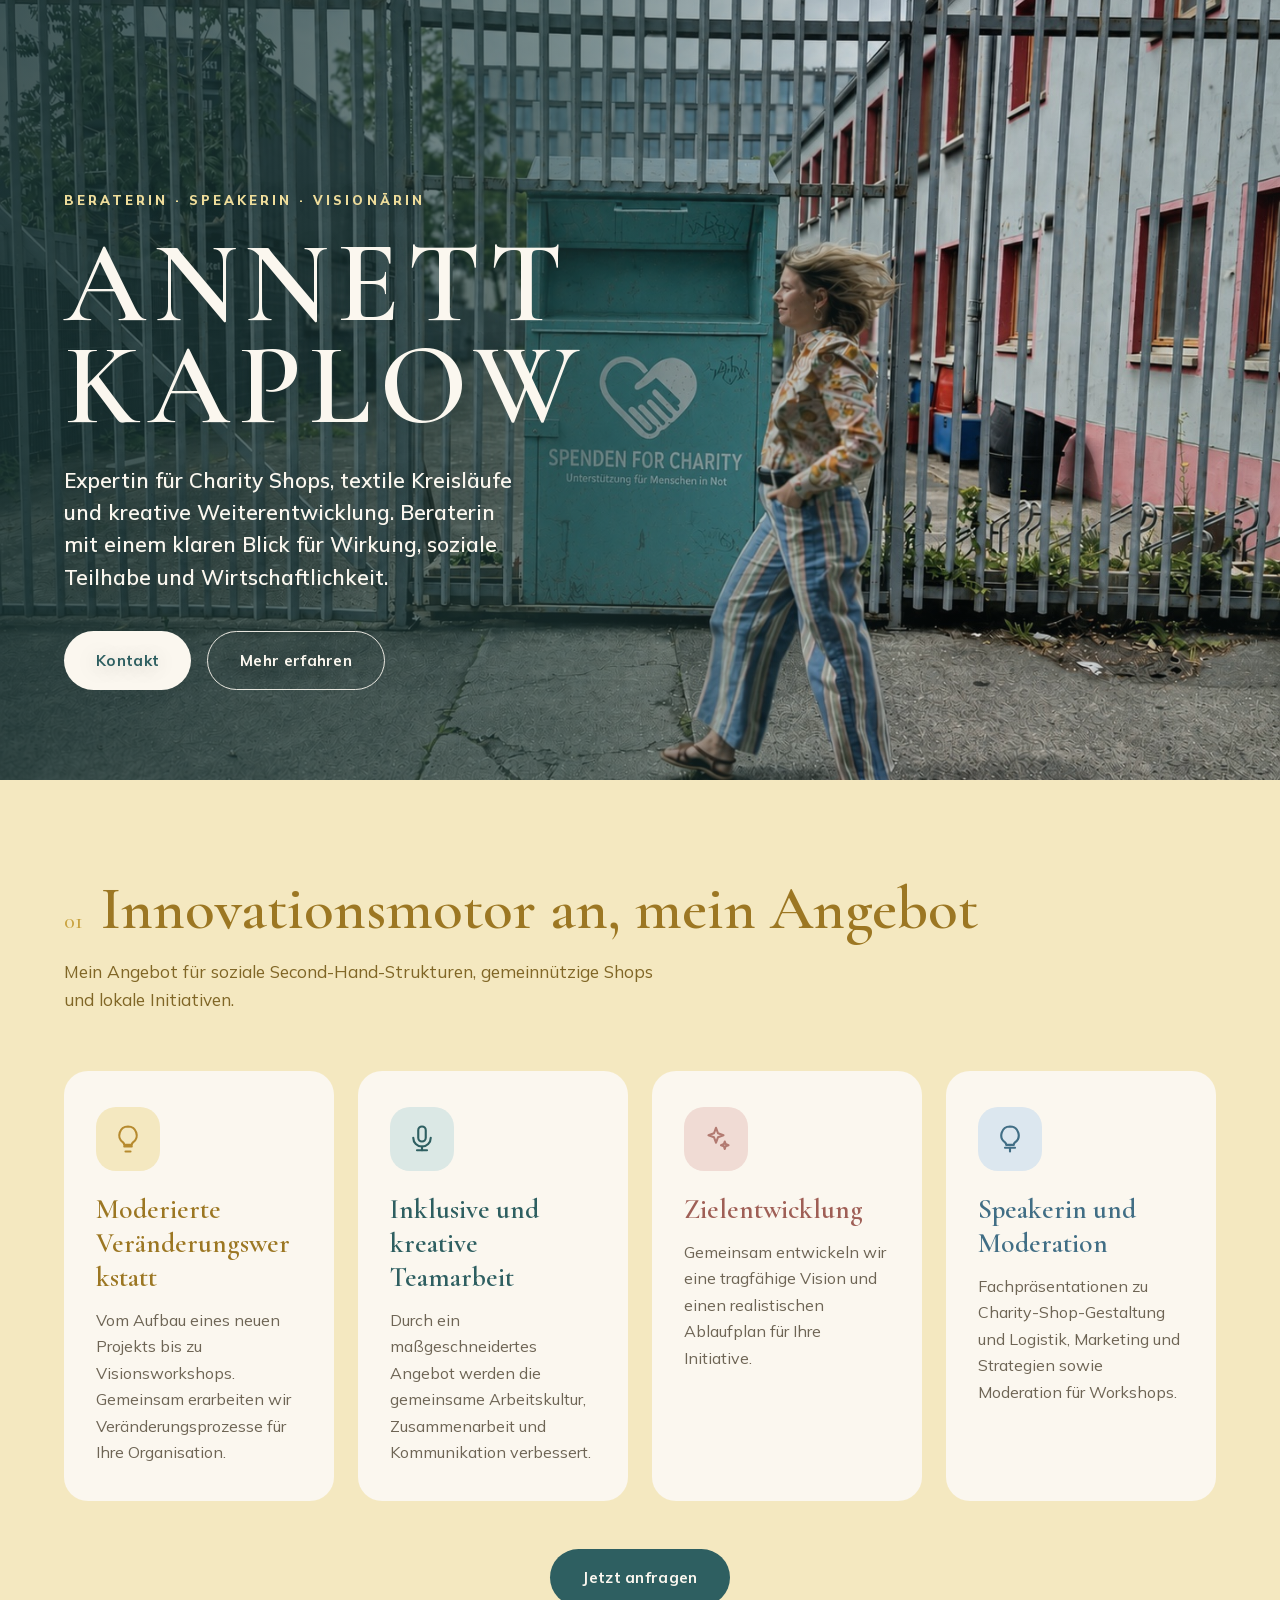
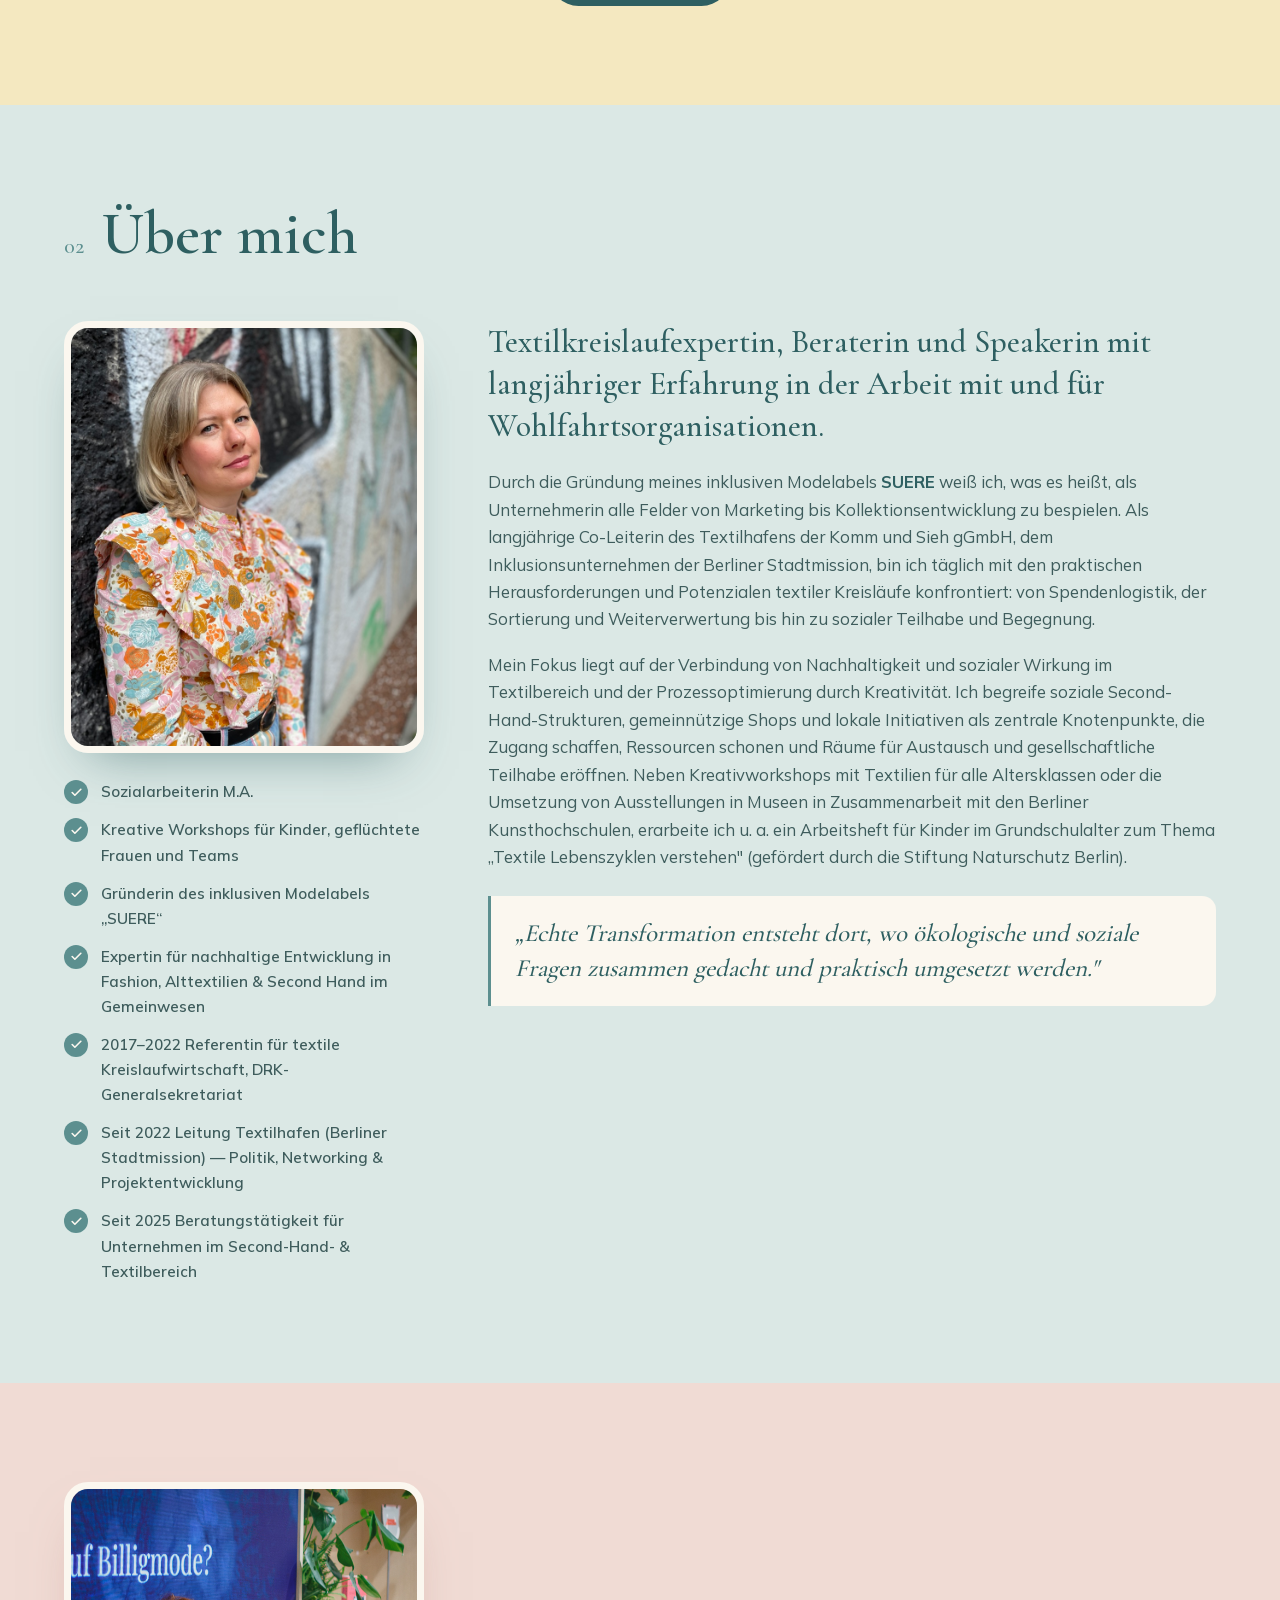
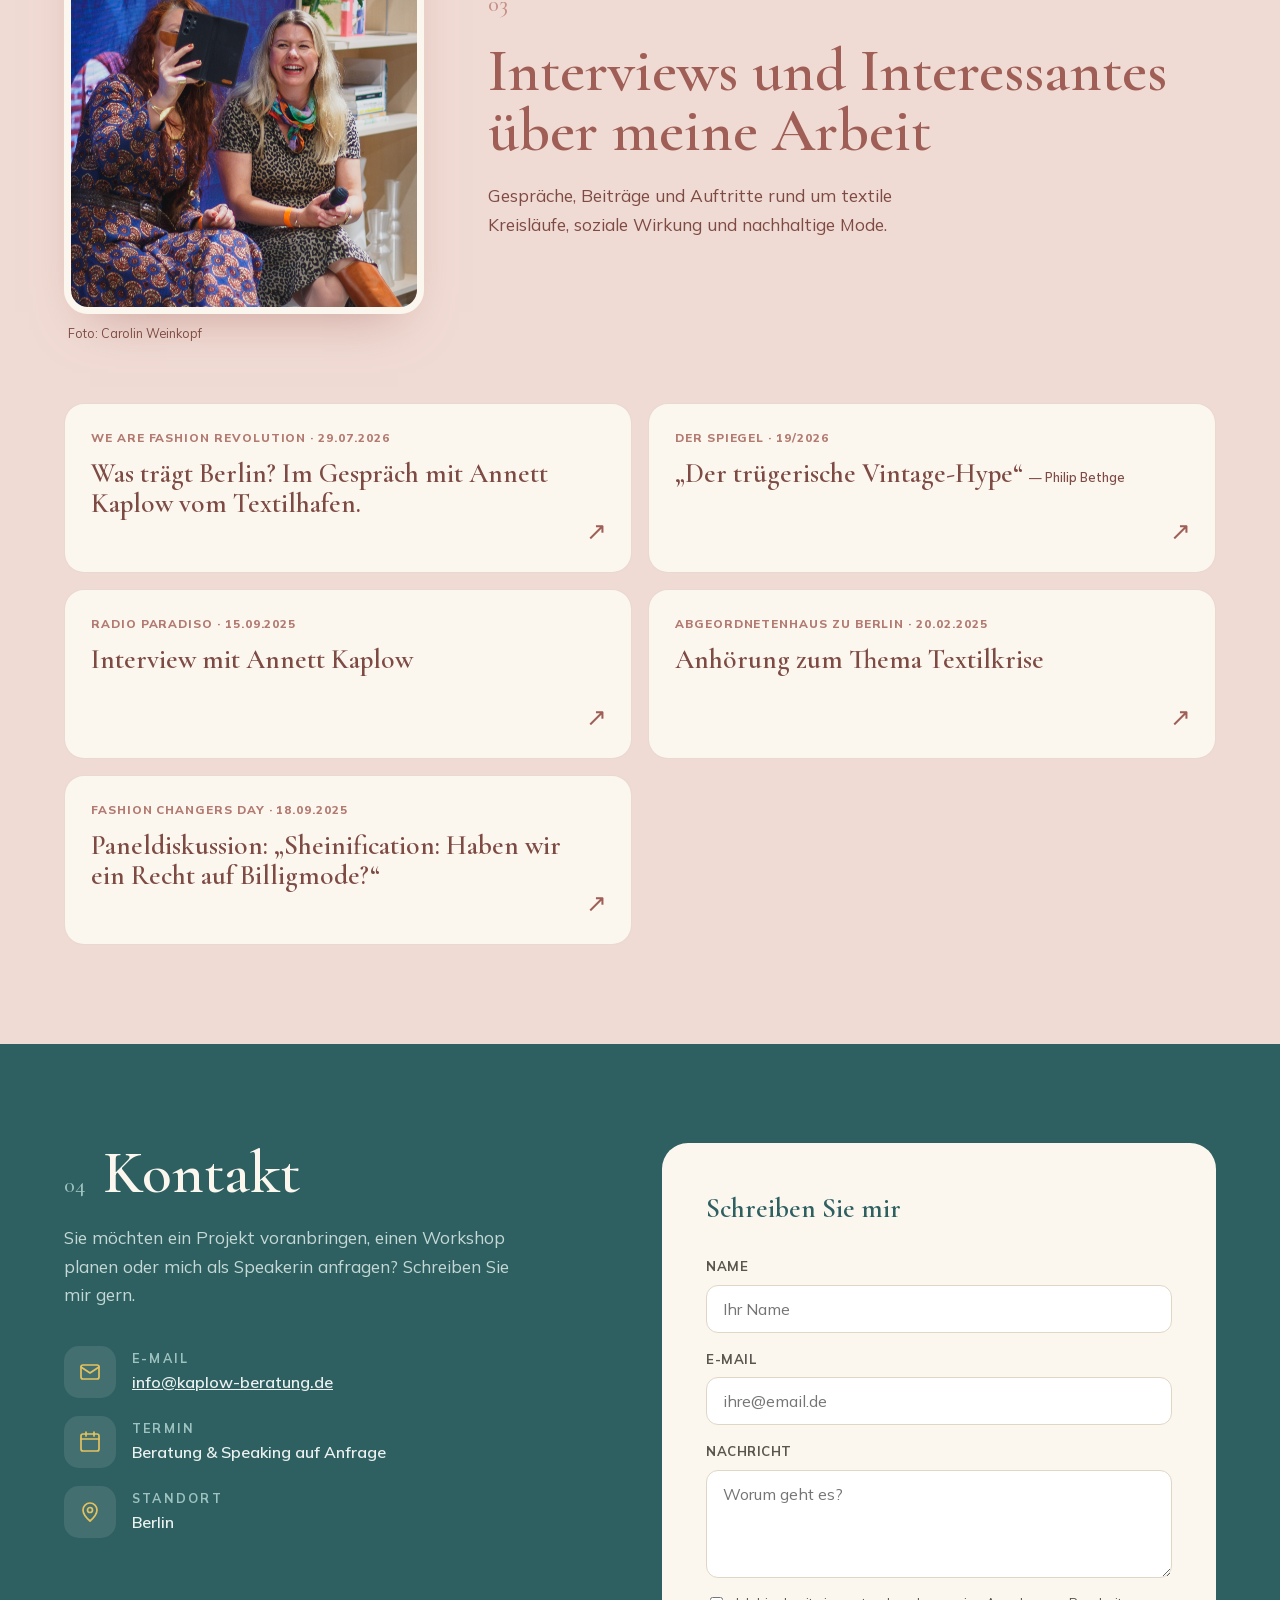
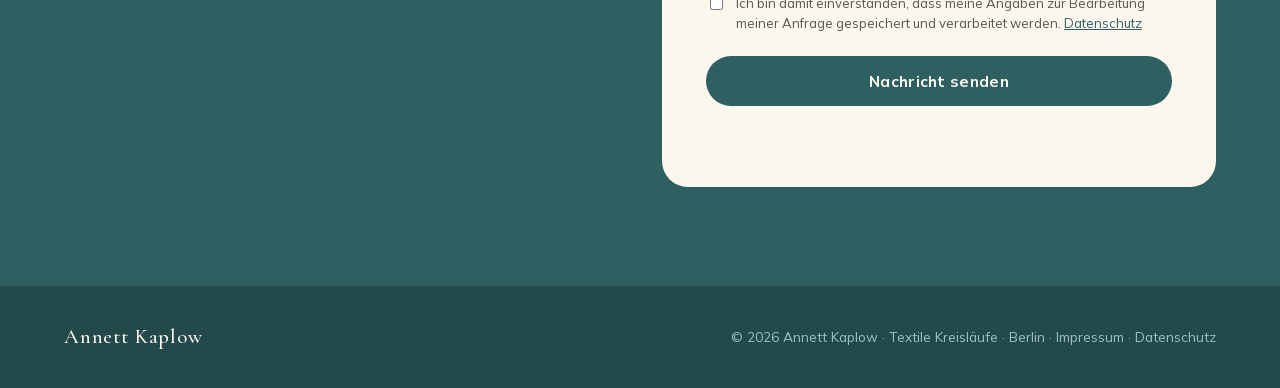
<file: index.html>
<!DOCTYPE html>
<html lang="de">
<head>
<meta charset="utf-8">
<meta name="viewport" content="width=device-width, initial-scale=1">
<title>Annett Kaplow – Charity-Shop-Beratung in Berlin</title>
<meta name="description" content="Annett Kaplow berät Charity Shops und soziale Second-Hand-Initiativen in Berlin: Workshops, Teamentwicklung und Expertise in textiler Kreislaufwirtschaft.">
<meta name="author" content="Annett Kaplow">
<meta name="robots" content="index, follow">
<meta name="theme-color" content="#2E5F61">
<link rel="canonical" href="https://kaplow-beratung.de/">
<meta property="og:type" content="website">
<meta property="og:locale" content="de_DE">
<meta property="og:site_name" content="Annett Kaplow">
<meta property="og:title" content="Annett Kaplow – Beraterin für textile Kreisläufe">
<meta property="og:description" content="Charity-Shop-Beratung, Workshops und Teamentwicklung für soziale Second-Hand-Strukturen und Initiativen in Berlin.">
<meta property="og:url" content="https://kaplow-beratung.de/">
<meta property="og:image" content="https://kaplow-beratung.de/assets/images/og-image.jpg">
<meta property="og:image:width" content="1200">
<meta property="og:image:height" content="630">
<meta property="og:image:alt" content="Annett Kaplow geht an einem Kleiderspenden-Container vorbei">
<meta name="twitter:card" content="summary_large_image">
<meta name="twitter:title" content="Annett Kaplow – Beraterin für textile Kreisläufe">
<meta name="twitter:description" content="Charity-Shop-Beratung, Workshops und Teamentwicklung für soziale Second-Hand-Strukturen und Initiativen in Berlin.">
<meta name="twitter:image" content="https://kaplow-beratung.de/assets/images/og-image.jpg">
<link rel="icon" href="favicon.ico" sizes="48x48">
<link rel="icon" href="favicon.svg" type="image/svg+xml">
<link rel="icon" href="favicon-96x96.png" type="image/png" sizes="96x96">
<link rel="apple-touch-icon" href="apple-touch-icon.png">
<link rel="manifest" href="site.webmanifest">
<link rel="preload" href="assets/fonts/mulish-latin.woff2" as="font" type="font/woff2" crossorigin>
<link rel="preload" href="assets/fonts/cormorant-garamond-latin.woff2" as="font" type="font/woff2" crossorigin>
<link rel="stylesheet" href="css/style.css">
<script type="application/ld+json">
{
  "@context": "https://schema.org",
  "@graph": [
    {
      "@type": "WebSite",
      "@id": "https://kaplow-beratung.de/#website",
      "url": "https://kaplow-beratung.de/",
      "name": "Annett Kaplow",
      "alternateName": ["Kaplow Beratung", "kaplow-beratung.de"],
      "inLanguage": "de-DE",
      "publisher": { "@id": "https://kaplow-beratung.de/#person" }
    },
    {
      "@type": "Person",
      "@id": "https://kaplow-beratung.de/#person",
      "name": "Annett Kaplow",
      "jobTitle": "Beraterin für textile Kreisläufe",
      "description": "Textilkreislaufexpertin, Beraterin und Speakerin mit langjähriger Erfahrung in der Arbeit mit und für Wohlfahrtsorganisationen.",
      "url": "https://kaplow-beratung.de/",
      "image": "https://kaplow-beratung.de/assets/images/annett-portrait-wand.jpg",
      "email": "mailto:info@kaplow-beratung.de",
      "address": {
        "@type": "PostalAddress",
        "addressLocality": "Berlin",
        "addressCountry": "DE"
      },
      "knowsAbout": [
        "Charity Shops",
        "Textile Kreislaufwirtschaft",
        "Second Hand",
        "Alttextilien",
        "Nachhaltige Mode",
        "Workshops",
        "Teamentwicklung"
      ],
      "sameAs": [
        "https://www.linkedin.com/in/annett-kaplow-62aa461b9"
      ]
    },
    {
      "@type": "ProfessionalService",
      "@id": "https://kaplow-beratung.de/#service",
      "name": "Annett Kaplow – Beratung für textile Kreisläufe",
      "url": "https://kaplow-beratung.de/",
      "image": "https://kaplow-beratung.de/assets/images/og-image.jpg",
      "email": "info@kaplow-beratung.de",
      "telephone": "+49 176 70470427",
      "address": {
        "@type": "PostalAddress",
        "streetAddress": "Jagowstr. 30",
        "postalCode": "10555",
        "addressLocality": "Berlin",
        "addressCountry": "DE"
      },
      "areaServed": [
        { "@type": "City", "name": "Berlin" },
        { "@type": "Country", "name": "Deutschland" }
      ],
      "founder": { "@id": "https://kaplow-beratung.de/#person" },
      "hasOfferCatalog": {
        "@type": "OfferCatalog",
        "name": "Angebot",
        "itemListElement": [
          { "@type": "Offer", "itemOffered": { "@type": "Service", "name": "Moderierte Veränderungswerkstatt", "description": "Vom Aufbau eines neuen Projekts bis zu Visionsworkshops: Veränderungsprozesse für Organisationen." } },
          { "@type": "Offer", "itemOffered": { "@type": "Service", "name": "Inklusive und kreative Teamarbeit", "description": "Maßgeschneiderte Angebote für Arbeitskultur, Zusammenarbeit und Kommunikation im Team." } },
          { "@type": "Offer", "itemOffered": { "@type": "Service", "name": "Zielentwicklung", "description": "Tragfähige Vision und realistischer Ablaufplan für Initiativen." } },
          { "@type": "Offer", "itemOffered": { "@type": "Service", "name": "Speakerin und Moderation", "description": "Fachpräsentationen zu Charity-Shop-Gestaltung, Logistik, Marketing und Strategien sowie Workshop-Moderation." } }
        ]
      }
    }
  ]
}
</script>
</head>
<body>

<div class="page">

  <nav class="nav">
    <a href="#top" class="nav-brand">Annett Kaplow</a>
    <button type="button" class="nav-toggle" aria-expanded="false" aria-controls="nav-links" aria-label="Menü öffnen">
      <span class="nav-toggle-bar"></span>
      <span class="nav-toggle-bar"></span>
      <span class="nav-toggle-bar"></span>
    </button>
    <div data-noscroll id="nav-links" class="nav-links">
      <a href="#hilfe" class="nav-link">Innovationsmotor an!</a>
      <a href="#ueber-mich" class="nav-link">Über mich</a>
      <a href="#interviews" class="nav-link">Interviews</a>
    </div>
    <a href="#kontakt" class="nav-cta">Kontakt</a>
  </nav>

  <span id="top"></span>

  <section class="hero">
    <img src="assets/images/annett-textilhafen.jpg" alt="Annett Kaplow geht an einem Kleiderspenden-Container vorbei" class="hero-image" width="1448" height="1086" fetchpriority="high">
    <div class="hero-shade"></div>
    <div class="hero-inner container">
      <div class="hero-text">
        <p class="hero-eyebrow">Beraterin · Speakerin · Visionärin</p>
        <h1 class="hero-title">Annett<br>Kaplow</h1>
        <p class="hero-lead">Expertin für Charity Shops, textile Kreisläufe und kreative Weiterentwicklung. Beraterin mit einem klaren Blick für Wirkung, soziale Teilhabe und Wirtschaftlichkeit.</p>
        <div class="hero-actions">
          <a href="#kontakt" class="btn-primary">Kontakt</a>
          <a href="#ueber-mich" class="btn-secondary">Mehr erfahren</a>
        </div>
      </div>
    </div>
  </section>

  <section id="hilfe" class="hilfe section-pad">
    <div class="container">
      <div class="section-head">
        <span class="section-num">01</span>
        <h2 class="section-title">Innovationsmotor an, mein Angebot</h2>
      </div>
      <p class="hilfe-lead">Mein Angebot für soziale Second-Hand-Strukturen, gemeinnützige Shops und lokale Initiativen.</p>
      <div class="hilfe-grid">
        <div class="hilfe-card">
          <span class="hilfe-icon hilfe-icon--gold">
            <svg width="30" height="30" viewBox="0 0 24 24" fill="none" stroke="currentColor" stroke-width="1.7" stroke-linecap="round" stroke-linejoin="round"><path d="M9 18h6"/><path d="M10 22h4"/><path d="M12 2a7 7 0 0 0-4 12.7c.6.5 1 1.2 1 2h6c0-.8.4-1.5 1-2A7 7 0 0 0 12 2Z"/></svg>
          </span>
          <h3 class="hilfe-card-title hilfe-card-title--gold">Moderierte Veränderungswerkstatt</h3>
          <p class="hilfe-card-text">Vom Aufbau eines neuen Projekts bis zu Visionsworkshops. Gemeinsam erarbeiten wir Veränderungsprozesse für Ihre Organisation.</p>
        </div>
        <div class="hilfe-card">
          <span class="hilfe-icon hilfe-icon--teal">
            <svg width="30" height="30" viewBox="0 0 24 24" fill="none" stroke="currentColor" stroke-width="1.7" stroke-linecap="round" stroke-linejoin="round"><rect x="9" y="2" width="6" height="12" rx="3"/><path d="M5 11a7 7 0 0 0 14 0"/><path d="M12 18v3"/><path d="M8 21h8"/></svg>
          </span>
          <h3 class="hilfe-card-title hilfe-card-title--teal">Inklusive und kreative Teamarbeit</h3>
          <p class="hilfe-card-text">Durch ein maßgeschneidertes Angebot werden die gemeinsame Arbeitskultur, Zusammenarbeit und Kommunikation verbessert.</p>
        </div>
        <div class="hilfe-card">
          <span class="hilfe-icon hilfe-icon--rose">
            <svg width="30" height="30" viewBox="0 0 24 24" fill="none" stroke="currentColor" stroke-width="1.7" stroke-linecap="round" stroke-linejoin="round"><path d="M12 3l1.6 4.4L18 9l-4.4 1.6L12 15l-1.6-4.4L6 9l4.4-1.6L12 3Z"/><path d="M19 14l.7 2L22 17l-2.3.8L19 20l-.7-2.2L16 17l2.3-1Z"/></svg>
          </span>
          <h3 class="hilfe-card-title hilfe-card-title--rose">Zielentwicklung</h3>
          <p class="hilfe-card-text">Gemeinsam entwickeln wir eine tragfähige Vision und einen realistischen Ablaufplan für Ihre Initiative.</p>
        </div>
        <div class="hilfe-card">
          <span class="hilfe-icon hilfe-icon--blue">
            <svg width="30" height="30" viewBox="0 0 24 24" fill="none" stroke="currentColor" stroke-width="1.7" stroke-linecap="round" stroke-linejoin="round"><path d="M12 2a7 7 0 0 0-4 12.7c.6.5 1 1.2 1 2h6c0-.8.4-1.5 1-2A7 7 0 0 0 12 2Z"/><path d="M12 22v-3"/><path d="M8 19h8"/></svg>
          </span>
          <h3 class="hilfe-card-title hilfe-card-title--blue">Speakerin und Moderation</h3>
          <p class="hilfe-card-text">Fachpräsentationen zu Charity-Shop-Gestaltung und Logistik, Marketing und Strategien sowie Moderation für Workshops.</p>
        </div>
      </div>
      <div class="hilfe-cta">
        <a href="#kontakt" class="btn-primary">Jetzt anfragen</a>
      </div>
    </div>
  </section>

  <section id="ueber-mich" class="about section-pad">
    <div class="container">
      <div class="section-head">
        <span class="section-num">02</span>
        <h2 class="section-title">Über mich</h2>
      </div>
      <div class="about-cols">
        <div class="about-media-col">
          <div class="about-photo">
            <img src="assets/images/annett-portrait-wand.jpg" alt="Porträt von Annett Kaplow, Beraterin für textile Kreisläufe" class="media-cover" width="810" height="1080" loading="lazy" decoding="async">
          </div>
          <ul class="cred-list">
            <li class="cred-item">
              <span class="cred-check">
                <svg width="13" height="13" viewBox="0 0 24 24" fill="none" stroke="currentColor" stroke-width="3" stroke-linecap="round" stroke-linejoin="round"><path d="M20 6 9 17l-5-5"/></svg>
              </span>
              <span>Sozialarbeiterin M.A.</span>
            </li>
            <li class="cred-item">
              <span class="cred-check">
                <svg width="13" height="13" viewBox="0 0 24 24" fill="none" stroke="currentColor" stroke-width="3" stroke-linecap="round" stroke-linejoin="round"><path d="M20 6 9 17l-5-5"/></svg>
              </span>
              <span>Kreative Workshops für Kinder, geflüchtete Frauen und Teams</span>
            </li>
            <li class="cred-item">
              <span class="cred-check">
                <svg width="13" height="13" viewBox="0 0 24 24" fill="none" stroke="currentColor" stroke-width="3" stroke-linecap="round" stroke-linejoin="round"><path d="M20 6 9 17l-5-5"/></svg>
              </span>
              <span>Gründerin des inklusiven Modelabels „SUERE“</span>
            </li>
            <li class="cred-item">
              <span class="cred-check">
                <svg width="13" height="13" viewBox="0 0 24 24" fill="none" stroke="currentColor" stroke-width="3" stroke-linecap="round" stroke-linejoin="round"><path d="M20 6 9 17l-5-5"/></svg>
              </span>
              <span>Expertin für nachhaltige Entwicklung in Fashion, Alttextilien &amp; Second Hand im Gemeinwesen</span>
            </li>
            <li class="cred-item">
              <span class="cred-check">
                <svg width="13" height="13" viewBox="0 0 24 24" fill="none" stroke="currentColor" stroke-width="3" stroke-linecap="round" stroke-linejoin="round"><path d="M20 6 9 17l-5-5"/></svg>
              </span>
              <span>2017–2022 Referentin für textile Kreislaufwirtschaft, DRK-Generalsekretariat</span>
            </li>
            <li class="cred-item">
              <span class="cred-check">
                <svg width="13" height="13" viewBox="0 0 24 24" fill="none" stroke="currentColor" stroke-width="3" stroke-linecap="round" stroke-linejoin="round"><path d="M20 6 9 17l-5-5"/></svg>
              </span>
              <span>Seit 2022 Leitung Textilhafen (Berliner Stadtmission) — Politik, Networking &amp; Projektentwicklung</span>
            </li>
            <li class="cred-item">
              <span class="cred-check">
                <svg width="13" height="13" viewBox="0 0 24 24" fill="none" stroke="currentColor" stroke-width="3" stroke-linecap="round" stroke-linejoin="round"><path d="M20 6 9 17l-5-5"/></svg>
              </span>
              <span>Seit 2025 Beratungstätigkeit für Unternehmen im Second-Hand- &amp; Textilbereich</span>
            </li>
          </ul>
        </div>
        <div class="about-text">
          <p class="about-lead">Textilkreislaufexpertin, Beraterin und Speakerin mit langjähriger Erfahrung in der Arbeit mit und für Wohlfahrtsorganisationen.</p>
          <p class="about-body">Durch die Gründung meines inklusiven Modelabels <strong class="accent-teal">SUERE</strong> weiß ich, was es heißt, als Unternehmerin alle Felder von Marketing bis Kollektionsentwicklung zu bespielen. Als langjährige Co-Leiterin des Textilhafens der Komm und Sieh gGmbH, dem Inklusionsunternehmen der
          Berliner Stadtmission, bin ich täglich mit den praktischen Herausforderungen und Potenzialen textiler Kreisläufe konfrontiert: von Spendenlogistik, der Sortierung und Weiterverwertung bis hin zu sozialer Teilhabe und Begegnung.</p>
          <p class="about-body">Mein Fokus liegt auf der Verbindung von Nachhaltigkeit und sozialer Wirkung im Textilbereich und der Prozessoptimierung durch Kreativität.
          Ich begreife soziale Second-Hand-Strukturen, gemeinnützige Shops und lokale Initiativen als zentrale Knotenpunkte, die Zugang schaffen, Ressourcen schonen und Räume für Austausch und gesellschaftliche
          Teilhabe eröffnen. Neben Kreativworkshops mit Textilien für alle Altersklassen oder die Umsetzung von Ausstellungen in Museen in Zusammenarbeit mit den Berliner Kunsthochschulen, erarbeite ich u. a. ein Arbeitsheft für Kinder im Grundschulalter zum Thema „Textile
          Lebenszyklen verstehen" (gefördert durch die Stiftung Naturschutz Berlin).</p>
          <p class="about-quote">„Echte Transformation entsteht dort, wo ökologische und soziale Fragen zusammen gedacht und praktisch umgesetzt werden."</p>
        </div>
      </div>
    </div>
  </section>

  <section id="interviews" class="press section-pad">
    <div class="container">
      <div class="press-intro">
        <figure class="press-media">
          <div class="press-photo">
            <img src="assets/images/carolin-weinkopf.jpg" alt="Annett Kaplow im Porträt, fotografiert von Carolin Weinkopf" class="media-cover" width="1333" height="2000" loading="lazy" decoding="async">
          </div>
          <figcaption>Foto: Carolin Weinkopf</figcaption>
        </figure>
        <div class="press-text">
          <div class="section-head">
            <span class="section-num">03</span>
            <h2 class="section-title">Interviews und Interessantes über meine Arbeit</h2>
          </div>
          <p>Gespräche, Beiträge und Auftritte rund um textile Kreisläufe, soziale Wirkung und nachhaltige Mode.</p>
        </div>
      </div>
      <div class="press-list">
        <a class="press-item" href="https://open.spotify.com/episode/0kqSqhxwmVYQsgUyRpfuPM" target="_blank" rel="noopener noreferrer">
          <span class="press-source">WE ARE FASHION REVOLUTION · 29.07.2026</span>
          <span class="press-title">Was trägt Berlin? Im Gespräch mit Annett Kaplow vom Textilhafen.</span>
          <span class="press-arrow" aria-hidden="true">↗</span>
        </a>
        <a class="press-item" href="https://www.spiegel.de/wirtschaft/fast-fashion-warum-der-vintage-hype-nicht-so-nachhaltig-ist-wie-er-scheint-a-82e76044-fa90-40f5-8842-79b773d09da3" target="_blank" rel="noopener noreferrer">
          <span class="press-source">DER SPIEGEL · 19/2026</span>
          <span class="press-title">„Der trügerische Vintage-Hype“ <small>— Philip Bethge</small></span>
          <span class="press-arrow" aria-hidden="true">↗</span>
        </a>
        <a class="press-item" href="https://www.paradiso.de/g/radioparadisospezial/Textilhafen-der-Berliner-Stadtmission-1LrUzY8MK6g9pSLyLh6ZBP" target="_blank" rel="noopener noreferrer">
          <span class="press-source">Radio Paradiso · 15.09.2025</span>
          <span class="press-title">Interview mit Annett Kaplow</span>
          <span class="press-arrow" aria-hidden="true">↗</span>
        </a>
        <a class="press-item" href="https://www.linkedin.com/posts/annett-kaplow-62aa461b9_was-f%C3%BCr-ein-gesch%C3%A4ftiger-tag-am-morgen-activity-7298379750736031744-uShu/?originalSubdomain=de" target="_blank" rel="noopener noreferrer">
          <span class="press-source">Abgeordnetenhaus zu Berlin · 20.02.2025</span>
          <span class="press-title">Anhörung zum Thema Textilkrise</span>
          <span class="press-arrow" aria-hidden="true">↗</span>
        </a>
        <a class="press-item" href="https://fashionchangers.de/fair-fashion-konferenz/" target="_blank" rel="noopener noreferrer">
          <span class="press-source">Fashion Changers Day · 18.09.2025</span>
          <span class="press-title">Paneldiskussion: „Sheinification: Haben wir ein Recht auf Billigmode?“</span>
          <span class="press-arrow" aria-hidden="true">↗</span>
        </a>
      </div>
    </div>
  </section>

  <section id="kontakt" class="kontakt section-pad">
    <div class="container kontakt-inner">
      <div class="kontakt-info">
        <div class="section-head">
          <span class="section-num">04</span>
          <h2 class="section-title">Kontakt</h2>
        </div>
        <p class="kontakt-lead">Sie möchten ein Projekt voranbringen, einen Workshop planen oder mich als Speakerin anfragen? Schreiben Sie mir gern.</p>
        <ul class="kontakt-list">
          <li class="kontakt-item">
            <span class="kontakt-icon">
              <svg width="24" height="24" viewBox="0 0 24 24" fill="none" stroke="currentColor" stroke-width="1.7" stroke-linecap="round" stroke-linejoin="round"><rect x="3" y="5" width="18" height="14" rx="2"/><path d="m3 7 9 6 9-6"/></svg>
            </span>
            <div><div class="kontakt-label">E-Mail</div><div class="kontakt-value"><a href="mailto:info@kaplow-beratung.de">info@kaplow-beratung.de</a></div></div>
          </li>
          <li class="kontakt-item">
            <span class="kontakt-icon">
              <svg width="24" height="24" viewBox="0 0 24 24" fill="none" stroke="currentColor" stroke-width="1.7" stroke-linecap="round" stroke-linejoin="round"><rect x="3" y="4" width="18" height="17" rx="2"/><path d="M3 9h18"/><path d="M8 2v4"/><path d="M16 2v4"/></svg>
            </span>
            <div><div class="kontakt-label">Termin</div><div class="kontakt-value">Beratung &amp; Speaking auf Anfrage</div></div>
          </li>
          <li class="kontakt-item">
            <span class="kontakt-icon">
              <svg width="24" height="24" viewBox="0 0 24 24" fill="none" stroke="currentColor" stroke-width="1.7" stroke-linecap="round" stroke-linejoin="round"><path d="M12 21s7-6 7-11a7 7 0 0 0-14 0c0 5 7 11 7 11Z"/><circle cx="12" cy="10" r="2.5"/></svg>
            </span>
            <div><div class="kontakt-label">Standort</div><div class="kontakt-value">Berlin</div></div>
          </li>
        </ul>
      </div>
      <div class="kontakt-form-card">
        <h3 class="kontakt-form-title">Schreiben Sie mir</h3>
        <form class="kontakt-form" action="https://api.web3forms.com/submit" method="POST">
          <input type="hidden" name="access_key" value="ef4cb625-c949-4909-b12c-053f63d66d0f">
          <input type="hidden" name="subject" value="Neue Nachricht über das Kontaktformular">
          <input type="hidden" name="from_name" value="Website Kontaktformular">
          <input type="checkbox" name="botcheck" class="form-honeypot" tabindex="-1" autocomplete="off">

          <label class="form-label">Name
            <input type="text" name="name" placeholder="Ihr Name" class="form-input" required>
          </label>
          <label class="form-label">E-Mail
            <input type="email" name="email" placeholder="ihre@email.de" class="form-input" required>
          </label>
          <label class="form-label">Nachricht
            <textarea name="message" rows="4" placeholder="Worum geht es?" class="form-textarea" required></textarea>
          </label>
          <label class="form-consent">
            <input type="checkbox" name="consent" required>
            <span>Ich bin damit einverstanden, dass meine Angaben zur Bearbeitung meiner Anfrage gespeichert und verarbeitet werden. <a href="datenschutz.html">Datenschutz</a></span>
          </label>
          <button type="submit" class="form-submit">Nachricht senden</button>
          <p class="form-status" role="status" aria-live="polite"></p>
        </form>
      </div>
    </div>
  </section>

  <footer class="footer">
    <span class="footer-brand">Annett Kaplow</span>
    <span class="footer-copy">© 2026 Annett Kaplow · Textile Kreisläufe · Berlin · <a href="impressum.html">Impressum</a> · <a href="datenschutz.html">Datenschutz</a></span>
  </footer>

</div>

<script src="js/script.js"></script>
</body>
</html>
</file>
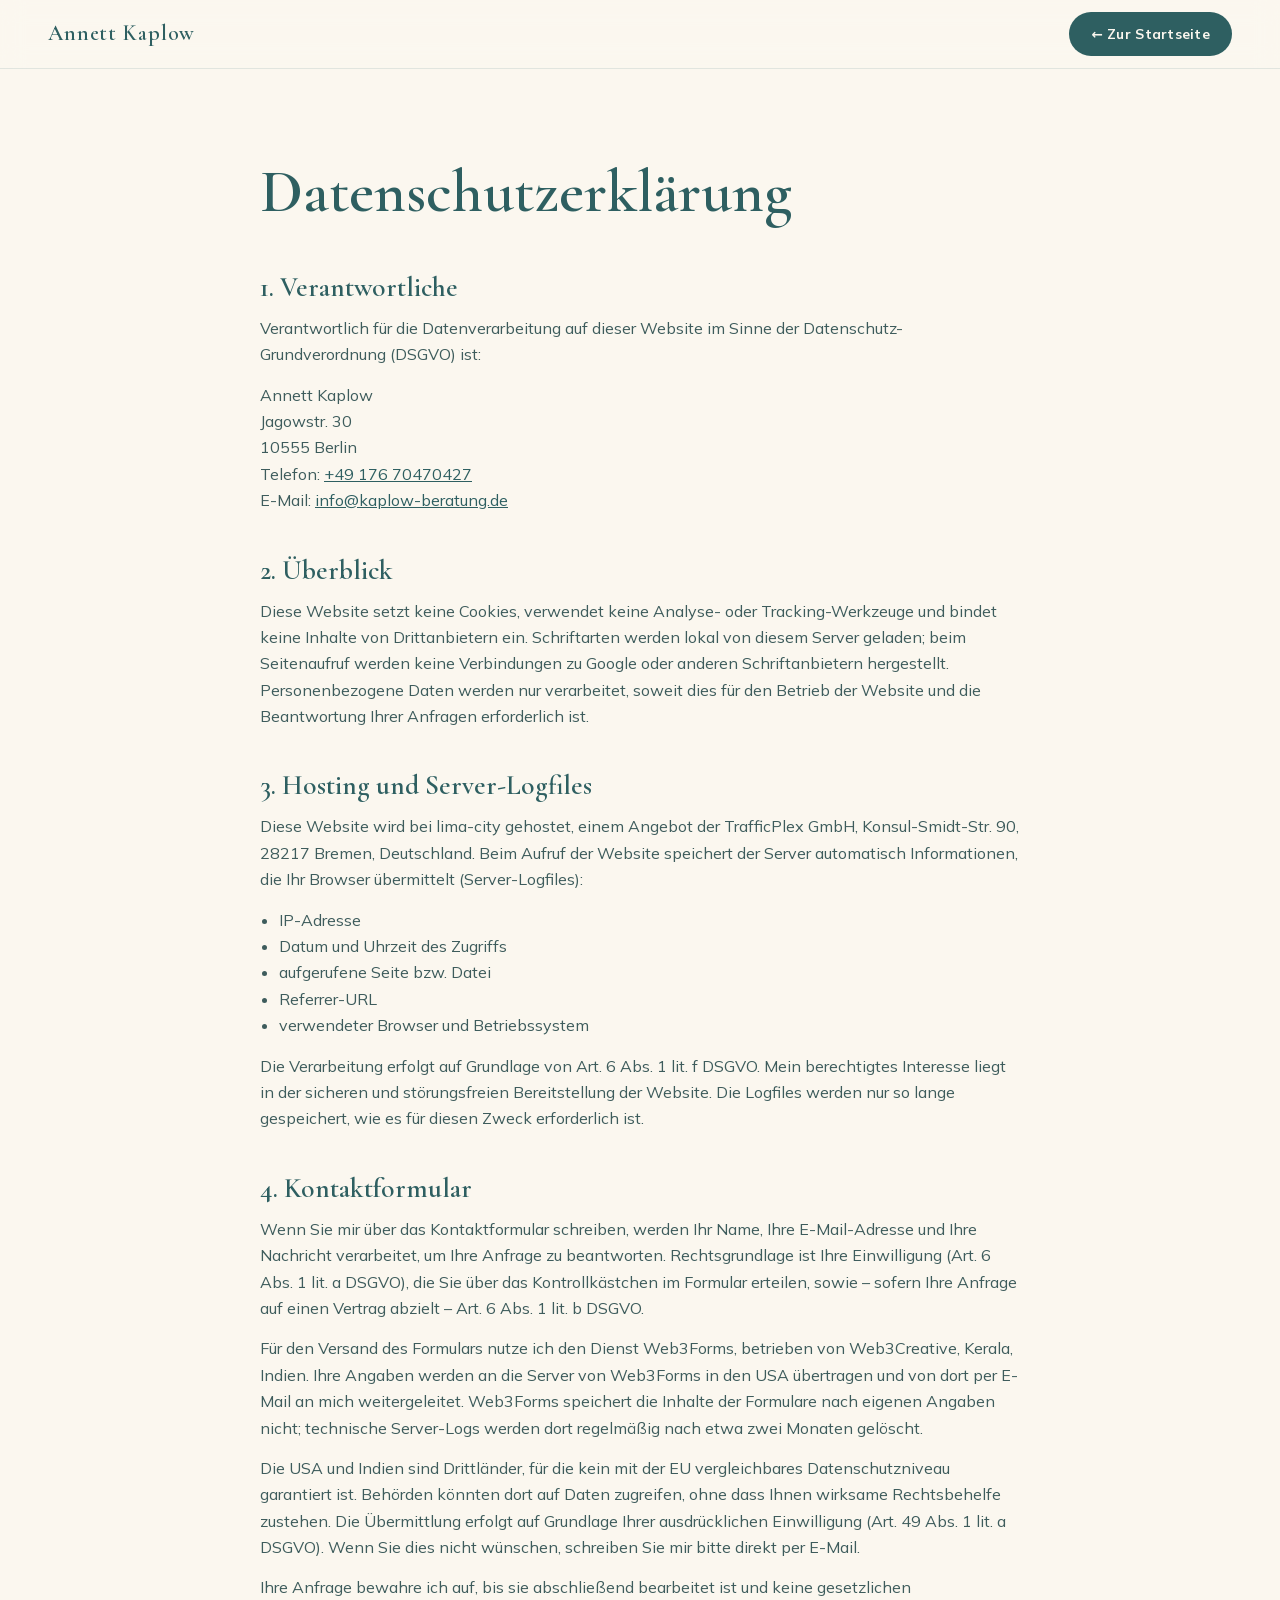
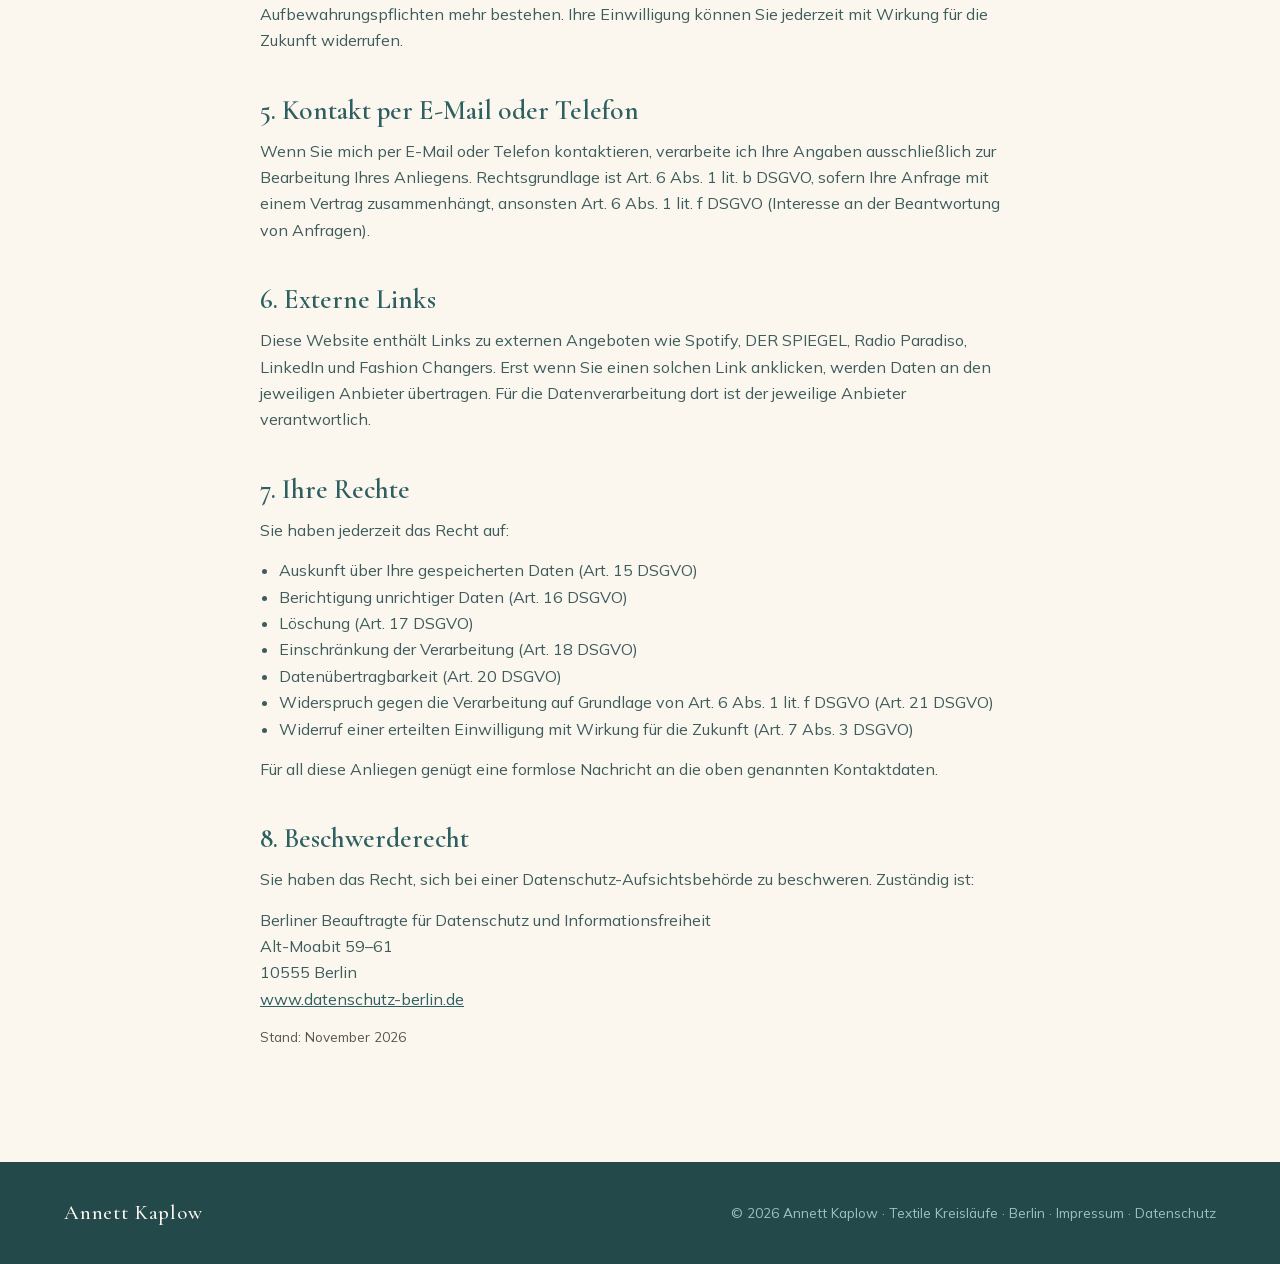
<file: datenschutz.html>
<!DOCTYPE html>
<html lang="de">
<head>
<meta charset="utf-8">
<meta name="viewport" content="width=device-width, initial-scale=1">
<title>Datenschutzerklärung – Annett Kaplow</title>
<meta name="description" content="Datenschutzerklärung der Website von Annett Kaplow: welche Daten beim Besuch und bei Kontaktanfragen verarbeitet werden.">
<meta name="robots" content="index, follow">
<meta name="theme-color" content="#2E5F61">
<link rel="canonical" href="https://kaplow-beratung.de/datenschutz.html">
<link rel="icon" href="favicon.ico" sizes="48x48">
<link rel="icon" href="favicon.svg" type="image/svg+xml">
<link rel="icon" href="favicon-96x96.png" type="image/png" sizes="96x96">
<link rel="apple-touch-icon" href="apple-touch-icon.png">
<link rel="manifest" href="site.webmanifest">
<link rel="stylesheet" href="css/style.css">
</head>
<body>

<div class="page">

  <nav class="nav nav--visible nav--static">
    <a href="index.html" class="nav-brand">Annett Kaplow</a>
    <a href="index.html" class="nav-cta">← Zur Startseite</a>
  </nav>

  <main class="legal">
    <div class="legal-inner">
      <h1 class="section-title legal-title">Datenschutz&shy;erklärung</h1>

      <h2>1. Verantwortliche</h2>
      <p>Verantwortlich für die Datenverarbeitung auf dieser Website im Sinne der Datenschutz-Grundverordnung (DSGVO) ist:</p>
      <address>
        Annett Kaplow<br>
        Jagowstr. 30<br>
        10555 Berlin<br>
        Telefon: <a href="tel:+4917670470427">+49 176 70470427</a><br>
        E-Mail: <a href="mailto:info@kaplow-beratung.de">info@kaplow-beratung.de</a>
      </address>

      <h2>2. Überblick</h2>
      <p>Diese Website setzt keine Cookies, verwendet keine Analyse- oder Tracking-Werkzeuge und bindet keine Inhalte von Drittanbietern ein. Schriftarten werden lokal von diesem Server geladen; beim Seitenaufruf werden keine Verbindungen zu Google oder anderen Schriftanbietern hergestellt. Personenbezogene Daten werden nur verarbeitet, soweit dies für den Betrieb der Website und die Beantwortung Ihrer Anfragen erforderlich ist.</p>

      <h2>3. Hosting und Server-Logfiles</h2>
      <p>Diese Website wird bei lima-city gehostet, einem Angebot der TrafficPlex GmbH, Konsul-Smidt-Str. 90, 28217 Bremen, Deutschland. Beim Aufruf der Website speichert der Server automatisch Informationen, die Ihr Browser übermittelt (Server-Logfiles):</p>
      <ul>
        <li>IP-Adresse</li>
        <li>Datum und Uhrzeit des Zugriffs</li>
        <li>aufgerufene Seite bzw. Datei</li>
        <li>Referrer-URL</li>
        <li>verwendeter Browser und Betriebssystem</li>
      </ul>
      <p>Die Verarbeitung erfolgt auf Grundlage von Art. 6 Abs. 1 lit. f DSGVO. Mein berechtigtes Interesse liegt in der sicheren und störungsfreien Bereitstellung der Website. Die Logfiles werden nur so lange gespeichert, wie es für diesen Zweck erforderlich ist.</p>

      <h2>4. Kontaktformular</h2>
      <p>Wenn Sie mir über das Kontaktformular schreiben, werden Ihr Name, Ihre E-Mail-Adresse und Ihre Nachricht verarbeitet, um Ihre Anfrage zu beantworten. Rechtsgrundlage ist Ihre Einwilligung (Art. 6 Abs. 1 lit. a DSGVO), die Sie über das Kontrollkästchen im Formular erteilen, sowie – sofern Ihre Anfrage auf einen Vertrag abzielt – Art. 6 Abs. 1 lit. b DSGVO.</p>
      <p>Für den Versand des Formulars nutze ich den Dienst Web3Forms, betrieben von Web3Creative, Kerala, Indien. Ihre Angaben werden an die Server von Web3Forms in den USA übertragen und von dort per E-Mail an mich weitergeleitet. Web3Forms speichert die Inhalte der Formulare nach eigenen Angaben nicht; technische Server-Logs werden dort regelmäßig nach etwa zwei Monaten gelöscht.</p>
      <p>Die USA und Indien sind Drittländer, für die kein mit der EU vergleichbares Datenschutzniveau garantiert ist. Behörden könnten dort auf Daten zugreifen, ohne dass Ihnen wirksame Rechtsbehelfe zustehen. Die Übermittlung erfolgt auf Grundlage Ihrer ausdrücklichen Einwilligung (Art. 49 Abs. 1 lit. a DSGVO). Wenn Sie dies nicht wünschen, schreiben Sie mir bitte direkt per E-Mail.</p>
      <p>Ihre Anfrage bewahre ich auf, bis sie abschließend bearbeitet ist und keine gesetzlichen Aufbewahrungspflichten mehr bestehen. Ihre Einwilligung können Sie jederzeit mit Wirkung für die Zukunft widerrufen.</p>

      <h2>5. Kontakt per E-Mail oder Telefon</h2>
      <p>Wenn Sie mich per E-Mail oder Telefon kontaktieren, verarbeite ich Ihre Angaben ausschließlich zur Bearbeitung Ihres Anliegens. Rechtsgrundlage ist Art. 6 Abs. 1 lit. b DSGVO, sofern Ihre Anfrage mit einem Vertrag zusammenhängt, ansonsten Art. 6 Abs. 1 lit. f DSGVO (Interesse an der Beantwortung von Anfragen).</p>

      <h2>6. Externe Links</h2>
      <p>Diese Website enthält Links zu externen Angeboten wie Spotify, DER SPIEGEL, Radio Paradiso, LinkedIn und Fashion Changers. Erst wenn Sie einen solchen Link anklicken, werden Daten an den jeweiligen Anbieter übertragen. Für die Datenverarbeitung dort ist der jeweilige Anbieter verantwortlich.</p>

      <h2>7. Ihre Rechte</h2>
      <p>Sie haben jederzeit das Recht auf:</p>
      <ul>
        <li>Auskunft über Ihre gespeicherten Daten (Art. 15 DSGVO)</li>
        <li>Berichtigung unrichtiger Daten (Art. 16 DSGVO)</li>
        <li>Löschung (Art. 17 DSGVO)</li>
        <li>Einschränkung der Verarbeitung (Art. 18 DSGVO)</li>
        <li>Datenübertragbarkeit (Art. 20 DSGVO)</li>
        <li>Widerspruch gegen die Verarbeitung auf Grundlage von Art. 6 Abs. 1 lit. f DSGVO (Art. 21 DSGVO)</li>
        <li>Widerruf einer erteilten Einwilligung mit Wirkung für die Zukunft (Art. 7 Abs. 3 DSGVO)</li>
      </ul>
      <p>Für all diese Anliegen genügt eine formlose Nachricht an die oben genannten Kontaktdaten.</p>

      <h2>8. Beschwerderecht</h2>
      <p>Sie haben das Recht, sich bei einer Datenschutz-Aufsichtsbehörde zu beschweren. Zuständig ist:</p>
      <address>
        Berliner Beauftragte für Datenschutz und Informationsfreiheit<br>
        Alt-Moabit 59–61<br>
        10555 Berlin<br>
        <a href="https://www.datenschutz-berlin.de" target="_blank" rel="noopener noreferrer">www.datenschutz-berlin.de</a>
      </address>

      <p class="legal-meta">Stand: November 2026</p>
    </div>
  </main>

  <footer class="footer">
    <span class="footer-brand">Annett Kaplow</span>
    <span class="footer-copy">© 2026 Annett Kaplow · Textile Kreisläufe · Berlin · <a href="impressum.html">Impressum</a> · <a href="datenschutz.html" aria-current="page">Datenschutz</a></span>
  </footer>

</div>

</body>
</html>
</file>
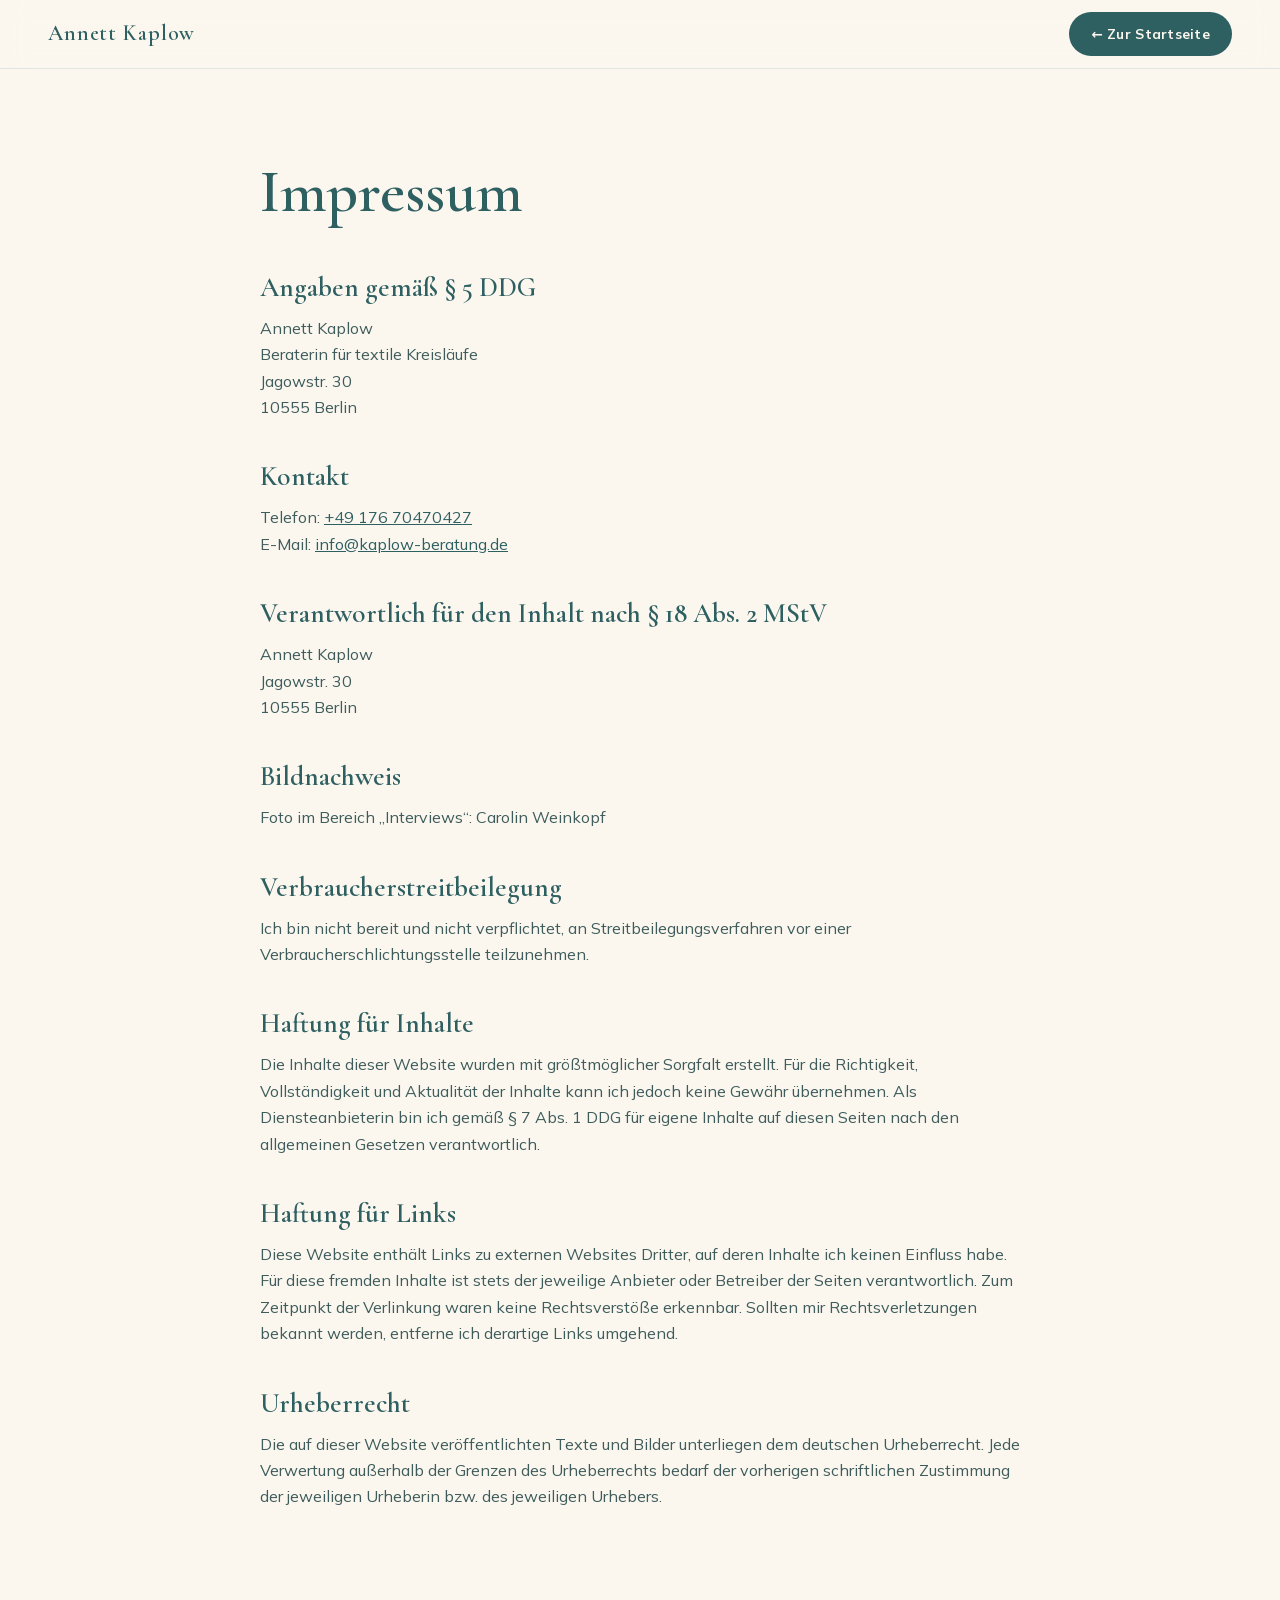
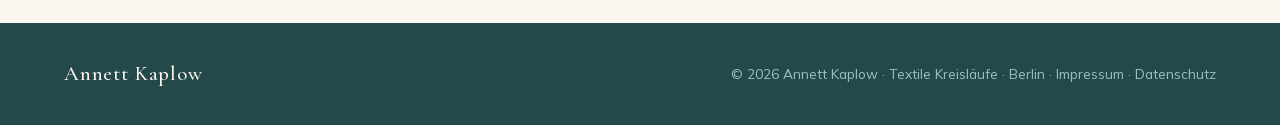
<file: impressum.html>
<!DOCTYPE html>
<html lang="de">
<head>
<meta charset="utf-8">
<meta name="viewport" content="width=device-width, initial-scale=1">
<title>Impressum – Annett Kaplow</title>
<meta name="description" content="Impressum der Website von Annett Kaplow, Beraterin für textile Kreisläufe in Berlin.">
<meta name="robots" content="index, follow">
<meta name="theme-color" content="#2E5F61">
<link rel="canonical" href="https://kaplow-beratung.de/impressum.html">
<link rel="icon" href="favicon.ico" sizes="48x48">
<link rel="icon" href="favicon.svg" type="image/svg+xml">
<link rel="icon" href="favicon-96x96.png" type="image/png" sizes="96x96">
<link rel="apple-touch-icon" href="apple-touch-icon.png">
<link rel="manifest" href="site.webmanifest">
<link rel="stylesheet" href="css/style.css">
</head>
<body>

<div class="page">

  <nav class="nav nav--visible nav--static">
    <a href="index.html" class="nav-brand">Annett Kaplow</a>
    <a href="index.html" class="nav-cta">← Zur Startseite</a>
  </nav>

  <main class="legal">
    <div class="legal-inner">
      <h1 class="section-title legal-title">Impressum</h1>

      <h2>Angaben gemäß § 5 DDG</h2>
      <address>
        Annett Kaplow<br>
        Beraterin für textile Kreisläufe<br>
        Jagowstr. 30<br>
        10555 Berlin
      </address>

      <h2>Kontakt</h2>
      <p>
        Telefon: <a href="tel:+4917670470427">+49 176 70470427</a><br>
        E-Mail: <a href="mailto:info@kaplow-beratung.de">info@kaplow-beratung.de</a>
      </p>

      <h2>Verantwortlich für den Inhalt nach § 18 Abs. 2 MStV</h2>
      <address>
        Annett Kaplow<br>
        Jagowstr. 30<br>
        10555 Berlin
      </address>

      <h2>Bildnachweis</h2>
      <p>Foto im Bereich „Interviews“: Carolin Weinkopf</p>

      <h2>Verbraucherstreitbeilegung</h2>
      <p>Ich bin nicht bereit und nicht verpflichtet, an Streitbeilegungsverfahren vor einer Verbraucherschlichtungsstelle teilzunehmen.</p>

      <h2>Haftung für Inhalte</h2>
      <p>Die Inhalte dieser Website wurden mit größtmöglicher Sorgfalt erstellt. Für die Richtigkeit, Vollständigkeit und Aktualität der Inhalte kann ich jedoch keine Gewähr übernehmen. Als Diensteanbieterin bin ich gemäß § 7 Abs. 1 DDG für eigene Inhalte auf diesen Seiten nach den allgemeinen Gesetzen verantwortlich.</p>

      <h2>Haftung für Links</h2>
      <p>Diese Website enthält Links zu externen Websites Dritter, auf deren Inhalte ich keinen Einfluss habe. Für diese fremden Inhalte ist stets der jeweilige Anbieter oder Betreiber der Seiten verantwortlich. Zum Zeitpunkt der Verlinkung waren keine Rechtsverstöße erkennbar. Sollten mir Rechtsverletzungen bekannt werden, entferne ich derartige Links umgehend.</p>

      <h2>Urheberrecht</h2>
      <p>Die auf dieser Website veröffentlichten Texte und Bilder unterliegen dem deutschen Urheberrecht. Jede Verwertung außerhalb der Grenzen des Urheberrechts bedarf der vorherigen schriftlichen Zustimmung der jeweiligen Urheberin bzw. des jeweiligen Urhebers.</p>
    </div>
  </main>

  <footer class="footer">
    <span class="footer-brand">Annett Kaplow</span>
    <span class="footer-copy">© 2026 Annett Kaplow · Textile Kreisläufe · Berlin · <a href="impressum.html" aria-current="page">Impressum</a> · <a href="datenschutz.html">Datenschutz</a></span>
  </footer>

</div>

</body>
</html>
</file>
<file: css/style.css>
@font-face {
  font-family: 'Cormorant Garamond';
  font-style: normal;
  font-weight: 500 700;
  font-display: swap;
  src: url('../assets/fonts/cormorant-garamond-latin.woff2') format('woff2');
}

@font-face {
  font-family: 'Mulish';
  font-style: normal;
  font-weight: 400 800;
  font-display: swap;
  src: url('../assets/fonts/mulish-latin.woff2') format('woff2');
}

:root {
  --font-serif: 'Cormorant Garamond', serif;
  --font-sans: 'Mulish', system-ui, sans-serif;

  --color-cream: #FBF7EF;
  --color-ink: #2C2A26;
  --color-muted: #5A564E;
  --color-white: #fff;

  --color-teal: #2E5F61;
  --color-teal-dark: #23494b;
  --color-teal-mid: #5C8F8F;
  --color-teal-soft: #9DC2BF;
  --color-teal-text: #3E5C5C;
  --color-teal-bg: #DBE8E5;

  --color-gold-bg: #F4E8C0;
  --color-gold-light: #EFDD9B;
  --color-gold-accent: #C9A23F;
  --color-gold-icon: #B68A2E;
  --color-gold: #9C7723;
  --color-gold-text: #806626;

  --color-rose-bg: #F0DBD4;
  --color-rose-accent: #C58E86;
  --color-rose-soft: #B27A71;
  --color-rose: #9F5F56;
  --color-rose-text: #7E4B44;

  --color-blue-bg: #DCE7EF;
  --color-blue: #416E85;

  --color-card-text: #6E6555;
  --color-border: #DFD6C6;
  --color-error: #B23A2E;

  --space-side: clamp(22px, 5vw, 64px);
  --radius-pill: 999px;
}

* {
  box-sizing: border-box;
}

html,
body {
  margin: 0;
  padding: 0;
}

html {
  scroll-behavior: smooth;
  scroll-padding-top: 92px;
}

body {
  background: var(--color-cream);
  color: var(--color-ink);
  font-family: var(--font-sans);
  -webkit-font-smoothing: antialiased;
  line-height: 1.65;
}

img {
  display: block;
  max-width: 100%;
}

a {
  color: inherit;
}

input,
textarea,
button {
  font-family: inherit;
}

[data-noscroll] {
  scrollbar-width: none;
}

[data-noscroll]::-webkit-scrollbar {
  display: none;
}

.page {
  overflow-x: hidden;
  width: 100%;
}

.container {
  max-width: 1180px;
  margin: 0 auto;
}

.section-pad {
  padding: clamp(72px, 11vh, 128px) var(--space-side);
}

.media-cover {
  width: 100%;
  height: 100%;
  object-fit: cover;
}

.accent-teal {
  color: var(--color-teal);
}

.section-head {
  display: flex;
  align-items: baseline;
  gap: 18px;
  flex-wrap: wrap;
}

.section-num {
  font-family: var(--font-serif);
  font-size: 1.4rem;
}

.section-title {
  margin: 0;
  font-family: var(--font-serif);
  font-weight: 600;
  font-size: clamp(2.3rem, 5.5vw, 3.8rem);
  line-height: 1;
}

.btn-primary,
.btn-secondary {
  display: inline-flex;
  align-items: center;
  gap: 10px;
  padding: 16px 32px;
  border-radius: var(--radius-pill);
  font-weight: 700;
  font-size: 0.95rem;
  letter-spacing: 0.02em;
  text-decoration: none;
}

.btn-primary {
  background: var(--color-teal);
  color: var(--color-cream);
  transition: transform .2s ease, background .2s ease;
}

.btn-primary:hover {
  background: var(--color-teal-dark);
  transform: translateY(-2px);
}

.btn-secondary {
  background: transparent;
  color: var(--color-teal);
  border: 1.6px solid var(--color-teal);
  transition: all .2s ease;
}

.btn-secondary:hover {
  background: var(--color-teal);
  color: var(--color-cream);
}

.nav {
  position: fixed;
  top: 0;
  left: 0;
  right: 0;
  z-index: 70;
  display: flex;
  align-items: center;
  gap: 16px;
  padding: 12px clamp(18px, 5vw, 48px);
  background: rgba(251, 247, 239, 0.88);
  backdrop-filter: blur(12px);
  -webkit-backdrop-filter: blur(12px);
  border-bottom: 1px solid rgba(46, 95, 97, 0.12);
  transition: opacity .35s ease, transform .35s ease;
  opacity: 0;
  transform: translateY(-100%);
  pointer-events: none;
}

.nav--visible {
  opacity: 1;
  transform: translateY(0);
  pointer-events: auto;
}

.nav--static {
  justify-content: space-between;
}

.nav-brand {
  font-family: var(--font-serif);
  font-size: 1.35rem;
  font-weight: 600;
  letter-spacing: 0.04em;
  color: var(--color-teal);
  text-decoration: none;
  flex-shrink: 0;
}

.nav-links {
  display: flex;
  gap: clamp(14px, 2vw, 30px);
  align-items: center;
  overflow-x: auto;
  flex: 1;
  justify-content: center;
  min-width: 0;
  padding: 0 12px;
}

.nav-link {
  text-decoration: none;
  color: var(--color-muted);
  font-weight: 600;
  font-size: 0.9rem;
  white-space: nowrap;
}

.nav-link:hover {
  color: var(--color-teal);
}

.nav-cta {
  flex-shrink: 0;
  display: inline-flex;
  align-items: center;
  padding: 11px 22px;
  border-radius: var(--radius-pill);
  background: var(--color-teal);
  color: var(--color-cream);
  font-weight: 700;
  font-size: 0.85rem;
  text-decoration: none;
  letter-spacing: 0.02em;
  transition: background .2s ease;
}

.nav-cta:hover {
  background: var(--color-teal-dark);
}

.nav-toggle {
  display: none;
  flex-shrink: 0;
  margin-left: auto;
  flex-direction: column;
  justify-content: center;
  gap: 5px;
  width: 44px;
  height: 40px;
  padding: 8px 9px;
  border: none;
  background: transparent;
  cursor: pointer;
  border-radius: 10px;
}

.nav-toggle-bar {
  display: block;
  width: 24px;
  height: 2px;
  border-radius: 2px;
  background: var(--color-teal);
  transition: transform .3s ease, opacity .2s ease;
}

.nav--open .nav-toggle-bar:nth-child(1) {
  transform: translateY(7px) rotate(45deg);
}

.nav--open .nav-toggle-bar:nth-child(2) {
  opacity: 0;
}

.nav--open .nav-toggle-bar:nth-child(3) {
  transform: translateY(-7px) rotate(-45deg);
}

.hero {
  position: relative;
  min-height: min(780px, 100svh);
  overflow: hidden;
  display: flex;
  align-items: flex-end;
  padding: clamp(130px, 17vh, 190px) var(--space-side) clamp(74px, 10vh, 120px);
  background: var(--color-teal);
  isolation: isolate;
}

.hero-image {
  position: absolute;
  inset: 0;
  z-index: -3;
  width: 100%;
  height: 100%;
  object-fit: cover;
  object-position: center 49%;
}

.hero-shade {
  position: absolute;
  inset: 0;
  z-index: -2;
  background: linear-gradient(90deg, rgba(24, 50, 50, .82) 0%, rgba(31, 61, 60, .59) 44%, rgba(31, 61, 60, .09) 74%, rgba(31, 61, 60, .16) 100%);
}

.hero-inner {
  width: 100%;
  position: relative;
  z-index: 1;
}

.hero-text {
  max-width: 650px;
  color: var(--color-cream);
  text-shadow: 0 2px 20px rgba(22, 42, 41, .28);
}

.hero-eyebrow {
  margin: 0 0 22px;
  text-transform: uppercase;
  letter-spacing: 0.23em;
  font-size: 0.82rem;
  font-weight: 800;
  color: var(--color-gold-light);
}

.hero-title {
  margin: 0;
  font-family: var(--font-serif);
  font-weight: 600;
  text-transform: uppercase;
  letter-spacing: 0.07em;
  line-height: .88;
  font-size: clamp(3.5rem, 9vw, 7.4rem);
  color: var(--color-cream);
}

.hero-lead {
  margin: 28px 0 0;
  max-width: 38ch;
  font-size: clamp(1.05rem, 2vw, 1.3rem);
  font-weight: 600;
  line-height: 1.55;
}

.hero-actions {
  display: flex;
  flex-wrap: wrap;
  gap: 16px;
  margin-top: 38px;
}

.hero .btn-primary {
  background: var(--color-cream);
  color: var(--color-teal);
}

.hero .btn-primary:hover {
  background: var(--color-gold-light);
}

.hero .btn-secondary {
  color: var(--color-cream);
  border-color: rgba(251, 247, 239, .9);
}

.hero .btn-secondary:hover {
  background: var(--color-cream);
  color: var(--color-teal);
}

.hilfe {
  background: var(--color-gold-bg);
}

.hilfe .section-head {
  margin-bottom: 18px;
}

.hilfe .section-num {
  color: var(--color-gold-accent);
}

.hilfe .section-title {
  color: var(--color-gold);
}

.hilfe-lead {
  margin: 0 0 clamp(40px, 5vw, 56px);
  color: var(--color-gold-text);
  font-size: 1.08rem;
  max-width: 60ch;
}

.hilfe-grid {
  display: grid;
  grid-template-columns: repeat(auto-fit, minmax(260px, 1fr));
  gap: 24px;
}

.hilfe-card {
  background: var(--color-cream);
  border-radius: 24px;
  padding: 36px 32px;
  display: flex;
  flex-direction: column;
}

.hilfe-icon {
  display: inline-flex;
  align-items: center;
  justify-content: center;
  width: 64px;
  height: 64px;
  border-radius: 20px;
  margin-bottom: 22px;
}

.hilfe-icon--gold {
  background: var(--color-gold-bg);
  color: var(--color-gold-icon);
}

.hilfe-icon--teal {
  background: var(--color-teal-bg);
  color: var(--color-teal);
}

.hilfe-icon--rose {
  background: var(--color-rose-bg);
  color: var(--color-rose-soft);
}

.hilfe-icon--blue {
  background: var(--color-blue-bg);
  color: var(--color-blue);
}

.hilfe-card-title {
  margin: 0 0 12px;
  font-family: var(--font-serif);
  font-size: clamp(1.4rem, 2.2vw, 1.7rem);
  line-height: 1.25;
  font-weight: 600;
  hyphens: auto;
  -webkit-hyphens: auto;
  overflow-wrap: break-word;
}

.hilfe-card-title--gold {
  color: var(--color-gold);
}

.hilfe-card-title--teal {
  color: var(--color-teal);
}

.hilfe-card-title--rose {
  color: var(--color-rose);
}

.hilfe-card-title--blue {
  color: var(--color-blue);
}

.hilfe-card-text {
  margin: 0;
  color: var(--color-card-text);
  font-size: 1rem;
}

.hilfe-cta {
  display: flex;
  justify-content: center;
  margin-top: 48px;
}

.about {
  background: var(--color-teal-bg);
}

.about .section-head {
  margin-bottom: clamp(36px, 5vw, 56px);
}

.about .section-num {
  color: var(--color-teal-mid);
}

.about .section-title {
  color: var(--color-teal);
}

.about-cols {
  display: flex;
  flex-wrap: wrap;
  gap: clamp(36px, 5vw, 64px);
  align-items: flex-start;
}

.about-media-col {
  flex: 0 1 360px;
  min-width: 260px;
  position: relative;
}

.about-photo {
  aspect-ratio: 3 / 3.6;
  border-radius: 24px;
  overflow: hidden;
  box-shadow: 0 24px 50px -26px rgba(46, 95, 97, 0.6);
  border: 7px solid var(--color-cream);
}

.cred-list {
  list-style: none;
  margin: 26px 0 0;
  padding: 0;
  display: flex;
  flex-direction: column;
  gap: 13px;
}

.cred-item {
  display: flex;
  gap: 13px;
  align-items: flex-start;
  font-size: 0.95rem;
  color: var(--color-teal-text);
  font-weight: 600;
}

.cred-check {
  flex-shrink: 0;
  display: inline-flex;
  align-items: center;
  justify-content: center;
  width: 24px;
  height: 24px;
  border-radius: 50%;
  background: var(--color-teal-mid);
  color: var(--color-cream);
  margin-top: 1px;
}

.about-text {
  flex: 1 1 420px;
  min-width: 300px;
}

.about-lead {
  margin: 0 0 22px;
  font-family: var(--font-serif);
  font-size: clamp(1.5rem, 3vw, 2rem);
  line-height: 1.3;
  color: var(--color-teal);
  font-weight: 500;
}

.about-body {
  margin: 0 0 18px;
  color: var(--color-teal-text);
  font-size: 1.04rem;
}

.about-quote {
  margin: 26px 0 0;
  padding: 20px 24px;
  border-left: 3px solid var(--color-teal-mid);
  background: var(--color-cream);
  border-radius: 0 14px 14px 0;
  font-family: var(--font-serif);
  font-size: clamp(1.2rem, 2.4vw, 1.55rem);
  font-style: italic;
  line-height: 1.4;
  color: var(--color-teal);
}

.press {
  background: var(--color-rose-bg);
}

.press-intro {
  display: flex;
  flex-wrap: wrap;
  gap: clamp(36px, 5vw, 64px);
  align-items: center;
}

.press-media {
  flex: 0 1 360px;
  min-width: 280px;
  margin: 0;
}

.press-photo {
  aspect-ratio: 4 / 4.8;
  border-radius: 24px;
  overflow: hidden;
  box-shadow: 0 24px 50px -26px rgba(178, 122, 113, .65);
  border: 7px solid var(--color-cream);
}

.press-media figcaption {
  margin: 9px 4px 0;
  font-size: .78rem;
  color: var(--color-rose-text);
}

.press-text {
  flex: 1 1 380px;
  min-width: 300px;
}

.press .section-head {
  margin-bottom: 20px;
}

.press .section-num {
  color: var(--color-rose-accent);
}

.press .section-title {
  color: var(--color-rose);
}

.press-text p {
  max-width: 48ch;
  margin: 0;
  color: var(--color-rose-text);
  font-size: 1.08rem;
}

.press-list {
  display: grid;
  grid-template-columns: repeat(2, minmax(0, 1fr));
  gap: 16px;
  margin-top: clamp(40px, 5vw, 60px);
}

.press-item {
  position: relative;
  min-height: 170px;
  display: flex;
  flex-direction: column;
  gap: 12px;
  padding: 26px 58px 26px 26px;
  border: 1px solid rgba(159, 95, 86, .2);
  border-radius: 20px;
  background: var(--color-cream);
  color: var(--color-rose-text);
  text-decoration: none;
  transition: transform .2s ease, box-shadow .2s ease, background .2s ease;
}

.press-item:hover {
  transform: translateY(-3px);
  box-shadow: 0 18px 34px -24px rgba(126, 75, 68, .8);
  background: #fffdfa;
}

.press-source {
  color: var(--color-rose-soft);
  font-size: .73rem;
  line-height: 1.4;
  font-weight: 800;
  letter-spacing: .08em;
  text-transform: uppercase;
}

.press-title {
  font-family: var(--font-serif);
  font-size: clamp(1.35rem, 2.2vw, 1.7rem);
  line-height: 1.12;
  font-weight: 600;
}

.press-title small {
  font-family: var(--font-sans);
  font-size: .78rem;
  font-weight: 600;
}

.press-arrow {
  position: absolute;
  right: 24px;
  bottom: 20px;
  color: var(--color-rose);
  font-size: 1.55rem;
  transition: transform .2s ease;
}

.press-item:hover .press-arrow {
  transform: translate(3px, -3px);
}

.kontakt {
  background: var(--color-teal);
  color: #EAF1EF;
}

.kontakt .section-head {
  margin-bottom: 20px;
}

.kontakt .section-num {
  color: var(--color-teal-soft);
}

.kontakt .section-title {
  color: var(--color-cream);
}

.kontakt-inner {
  display: flex;
  flex-wrap: wrap;
  gap: clamp(40px, 5vw, 72px);
}

.kontakt-info {
  flex: 1 1 340px;
  min-width: 280px;
}

.kontakt-lead {
  margin: 0 0 36px;
  color: #C4D8D5;
  font-size: 1.08rem;
  max-width: 46ch;
}

.kontakt-list {
  list-style: none;
  margin: 0;
  padding: 0;
  display: flex;
  flex-direction: column;
  gap: 18px;
}

.kontakt-item {
  display: flex;
  align-items: center;
  gap: 16px;
}

.kontakt-icon {
  display: inline-flex;
  align-items: center;
  justify-content: center;
  width: 52px;
  height: 52px;
  border-radius: 15px;
  background: rgba(255, 255, 255, 0.1);
  color: #E3C25E;
  flex-shrink: 0;
}

.kontakt-label {
  font-size: 0.78rem;
  text-transform: uppercase;
  letter-spacing: 0.18em;
  color: var(--color-teal-soft);
  font-weight: 700;
}

.kontakt-value {
  font-weight: 600;
}

.kontakt-form-card {
  flex: 1 1 360px;
  min-width: 280px;
  background: var(--color-cream);
  border-radius: 26px;
  padding: clamp(28px, 4vw, 44px);
  color: var(--color-ink);
}

.kontakt-form-title {
  margin: 0 0 24px;
  font-family: var(--font-serif);
  font-size: 1.7rem;
  font-weight: 600;
  color: var(--color-teal);
}

.kontakt-form {
  display: flex;
  flex-direction: column;
  gap: 16px;
}

.form-label {
  display: flex;
  flex-direction: column;
  gap: 7px;
  font-size: 0.82rem;
  font-weight: 700;
  letter-spacing: 0.04em;
  text-transform: uppercase;
  color: var(--color-muted);
}

.form-input,
.form-textarea {
  padding: 13px 16px;
  border-radius: 12px;
  border: 1.5px solid var(--color-border);
  background: var(--color-white);
  font-size: 1rem;
  outline: none;
  font-weight: 400;
  text-transform: none;
  letter-spacing: 0;
}

.form-textarea {
  resize: vertical;
}

.form-input:focus,
.form-textarea:focus {
  border-color: var(--color-teal);
}

.form-submit {
  margin-top: 6px;
  padding: 15px 28px;
  border-radius: var(--radius-pill);
  border: none;
  background: var(--color-teal);
  color: var(--color-cream);
  font-weight: 700;
  font-size: 0.98rem;
  letter-spacing: 0.02em;
  cursor: pointer;
  transition: background .2s ease;
}

.form-submit:hover {
  background: var(--color-teal-dark);
}

.form-submit:disabled {
  opacity: .6;
  cursor: progress;
}

.form-honeypot {
  position: absolute;
  left: -9999px;
  width: 1px;
  height: 1px;
  opacity: 0;
}

.form-consent {
  display: flex;
  gap: 10px;
  align-items: flex-start;
  font-size: 0.82rem;
  line-height: 1.5;
  font-weight: 400;
  letter-spacing: 0;
  text-transform: none;
  color: var(--color-muted);
}

.form-consent input {
  margin-top: 3px;
  flex-shrink: 0;
  accent-color: var(--color-teal);
}

.form-consent a {
  color: var(--color-teal);
}

.form-status {
  margin: 4px 0 0;
  min-height: 1.2em;
  font-size: 0.9rem;
  font-weight: 600;
}

.form-status--pending {
  color: var(--color-muted);
}

.form-status--success {
  color: var(--color-teal);
}

.form-status--error {
  color: var(--color-error);
}

.footer {
  background: var(--color-teal-dark);
  color: var(--color-teal-soft);
  padding: 34px var(--space-side);
  display: flex;
  flex-wrap: wrap;
  gap: 14px;
  align-items: center;
  justify-content: space-between;
}

.footer-brand {
  font-family: var(--font-serif);
  font-size: 1.3rem;
  color: var(--color-cream);
  letter-spacing: 0.04em;
}

.footer-copy {
  font-size: 0.85rem;
}

.footer-copy a {
  text-decoration: none;
}

.footer-copy a:hover {
  color: var(--color-cream);
  text-decoration: underline;
}

.legal {
  padding: clamp(120px, 18vh, 170px) var(--space-side) clamp(72px, 11vh, 128px);
}

.legal-inner {
  max-width: 760px;
  margin: 0 auto;
  color: var(--color-teal-text);
}

.legal-title {
  margin-bottom: clamp(32px, 5vw, 48px);
  color: var(--color-teal);
}

.legal h2 {
  margin: 40px 0 10px;
  font-family: var(--font-serif);
  font-size: clamp(1.4rem, 2.2vw, 1.7rem);
  font-weight: 600;
  line-height: 1.25;
  color: var(--color-teal);
}

.legal h3 {
  margin: 24px 0 6px;
  font-size: 1rem;
  font-weight: 700;
  color: var(--color-teal);
}

.legal p,
.legal address,
.legal ul {
  margin: 0 0 14px;
  font-style: normal;
}

.legal ul {
  padding-left: 1.2em;
}

.legal a {
  color: var(--color-teal);
  overflow-wrap: anywhere;
}

.legal-meta {
  margin-top: 48px;
  font-size: 0.85rem;
  color: var(--color-muted);
}

@media (max-width: 768px) {
  .hero {
    min-height: 720px;
    padding-top: 150px;
  }

  .hero-image {
    object-position: 57% center;
  }

  .hero-shade {
    background: linear-gradient(90deg, rgba(24, 50, 50, .83) 0%, rgba(31, 61, 60, .62) 72%, rgba(31, 61, 60, .3) 100%);
  }

  .hero-eyebrow {
    letter-spacing: .16em;
  }

  .press-list {
    grid-template-columns: 1fr;
  }

  .nav {
    flex-wrap: wrap;
    row-gap: 0;
  }

  .nav-toggle {
    display: flex;
  }

  .nav-links,
  .nav-cta {
    flex-basis: 100%;
    max-height: 0;
    margin: 0;
    opacity: 0;
    overflow: hidden;
    pointer-events: none;
    transition: max-height .35s ease, opacity .25s ease, margin .35s ease;
  }

  .nav-links {
    order: 3;
    flex-direction: column;
    align-items: stretch;
    justify-content: flex-start;
    gap: 0;
    padding: 0;
  }

  .nav-cta {
    order: 4;
    justify-content: center;
    width: 100%;
  }

  .nav-link {
    padding: 13px 4px;
    font-size: 1rem;
    border-top: 1px solid rgba(46, 95, 97, 0.1);
  }

  .nav--open .nav-links {
    max-height: 320px;
    margin-top: 6px;
    opacity: 1;
    pointer-events: auto;
  }

  .nav--open .nav-cta {
    max-height: 80px;
    margin: 10px 0 4px;
    opacity: 1;
    pointer-events: auto;
  }

  .nav--static {
    flex-wrap: nowrap;
  }

  .nav--static .nav-cta {
    flex-basis: auto;
    order: 0;
    width: auto;
    max-height: none;
    opacity: 1;
    overflow: visible;
    pointer-events: auto;
  }
}
</file>
